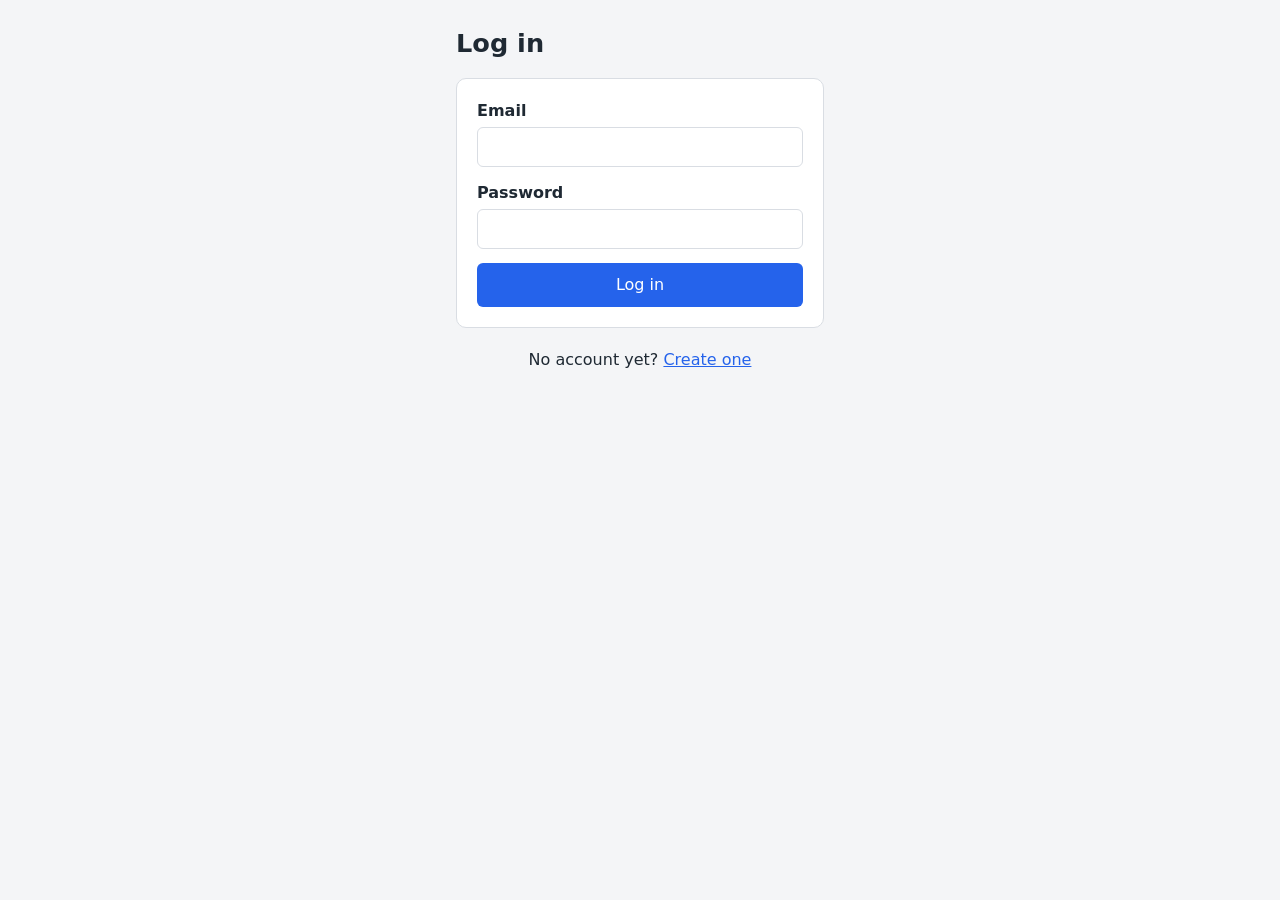
<file: frontend/index.html>
<!DOCTYPE html>
<html lang="en">
<head>
  <meta charset="UTF-8">
  <meta name="viewport" content="width=device-width, initial-scale=1">
  <title>My reminders</title>
  <link rel="stylesheet" href="style.css">
  <script src="app.js"></script>
  <!-- Runs before the page is drawn, so logged-out users never see it -->
  <script>requireLogin();</script>
</head>
<body>
  <main class="container">
    <div class="header">
      <h1>My reminders</h1>
      <button type="button" id="logout-button" class="button-secondary">Log out</button>
    </div>

    <!-- Add a reminder -->
    <section class="card">
      <h2>Add a reminder</h2>
      <div id="form-message" class="message" hidden></div>

      <form id="reminder-form">
        <label for="name">Name</label>
        <input type="text" id="name" name="name" maxlength="200" required
               placeholder="e.g. Car insurance">

        <div class="form-row">
          <div>
            <label for="expiry_date">Expiry date</label>
            <input type="date" id="expiry_date" name="expiry_date" required>
          </div>
          <div>
            <label for="cost">Cost <span class="optional">(optional)</span></label>
            <input type="number" id="cost" name="cost" min="0" step="0.01" inputmode="decimal"
                   placeholder="0.00">
          </div>
        </div>

        <button type="submit" id="add-button" class="button-full">Add reminder</button>
      </form>
    </section>

    <!-- The list -->
    <section class="card">
      <h2>Your reminders</h2>
      <div id="list-message" class="message" hidden></div>
      <p id="loading" class="loading">Loading reminders…</p>
      <p id="empty-state" class="empty-state" hidden>
        No reminders yet. Add your first one above!
      </p>
      <ul id="reminder-list" class="reminder-list"></ul>
    </section>
  </main>

  <script>initRemindersPage();</script>
</body>
</html>
</file>
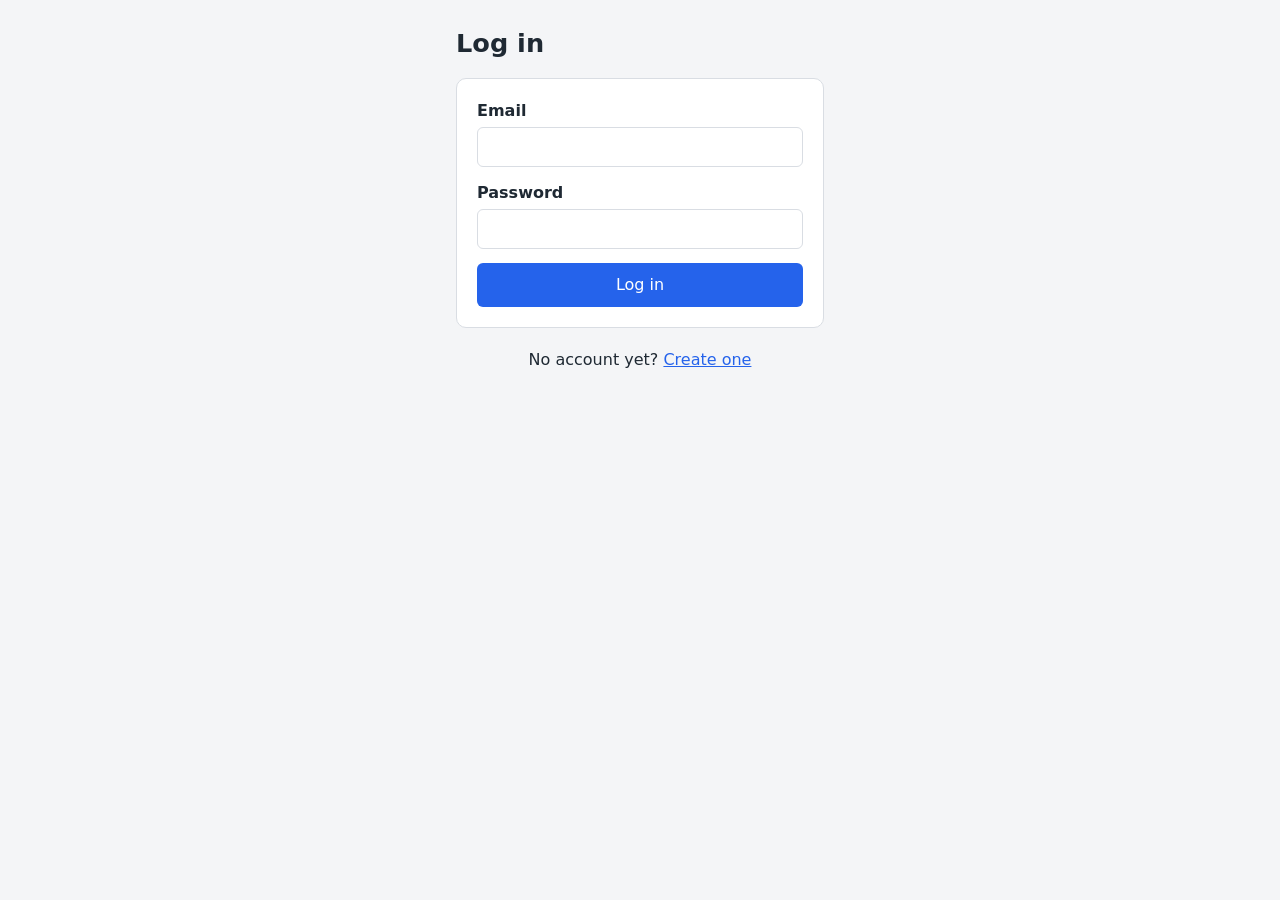
<file: frontend/login.html>
<!DOCTYPE html>
<html lang="en">
<head>
  <meta charset="UTF-8">
  <meta name="viewport" content="width=device-width, initial-scale=1">
  <title>Log in · Reminders</title>
  <link rel="stylesheet" href="style.css">
  <script src="app.js"></script>
</head>
<body>
  <main class="container container-narrow">
    <h1>Log in</h1>

    <div class="card">
      <div id="message" class="message" hidden></div>

      <form id="login-form">
        <label for="email">Email</label>
        <input type="email" id="email" name="email" autocomplete="email" required>

        <label for="password">Password</label>
        <input type="password" id="password" name="password" autocomplete="current-password" required>

        <button type="submit" id="login-button" class="button-full">Log in</button>
      </form>
    </div>

    <p class="switch-page">No account yet? <a href="register.html">Create one</a></p>
  </main>

  <script>initLoginPage();</script>
</body>
</html>
</file>
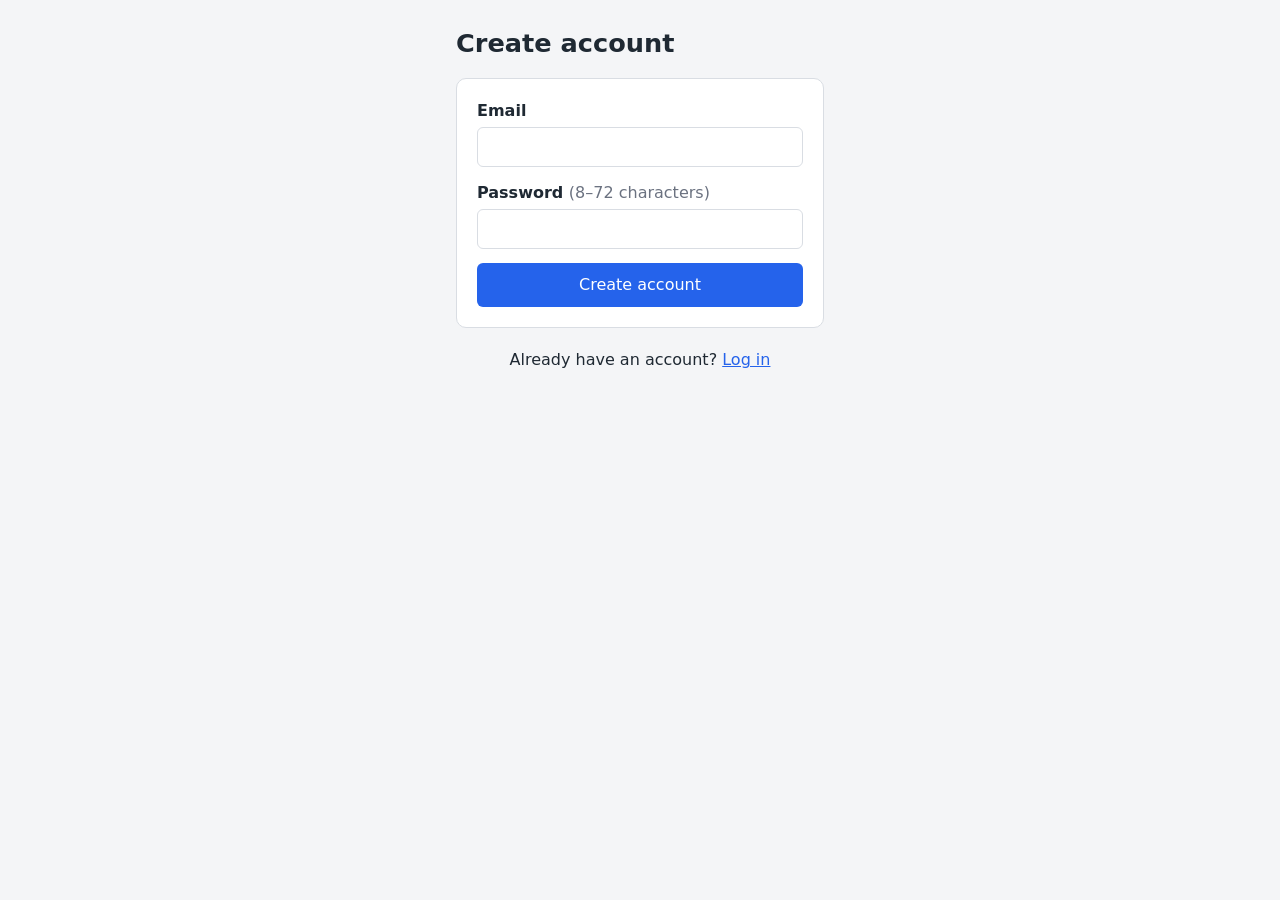
<file: frontend/register.html>
<!DOCTYPE html>
<html lang="en">
<head>
  <meta charset="UTF-8">
  <meta name="viewport" content="width=device-width, initial-scale=1">
  <title>Create account · Reminders</title>
  <link rel="stylesheet" href="style.css">
  <script src="app.js"></script>
</head>
<body>
  <main class="container container-narrow">
    <h1>Create account</h1>

    <div class="card">
      <div id="message" class="message" hidden></div>

      <form id="register-form">
        <label for="email">Email</label>
        <input type="email" id="email" name="email" autocomplete="email" required>

        <!-- The backend requires 8 to 72 characters -->
        <label for="password">Password <span class="optional">(8–72 characters)</span></label>
        <input type="password" id="password" name="password" autocomplete="new-password"
               minlength="8" maxlength="72" required>

        <button type="submit" id="register-button" class="button-full">Create account</button>
      </form>
    </div>

    <p class="switch-page">Already have an account? <a href="login.html">Log in</a></p>
  </main>

  <script>initRegisterPage();</script>
</body>
</html>
</file>
<file: frontend/style.css>
/* ---------- Colours: change these to restyle the whole app ---------- */
:root {
  --background: #f4f5f7;
  --card: #ffffff;
  --text: #1f2933;
  --muted: #6b7280;
  --border: #d9dde3;
  --primary: #2563eb;
  --primary-hover: #1d4ed8;
  --danger: #dc2626;
  --danger-background: #fef2f2;
  --success: #15803d;
  --success-background: #f0fdf4;
}

/* ---------- Basics ---------- */
* {
  box-sizing: border-box;
}

body {
  margin: 0;
  font-family: system-ui, -apple-system, "Segoe UI", Roboto, sans-serif;
  font-size: 16px;
  line-height: 1.5;
  color: var(--text);
  background: var(--background);
}

.container {
  max-width: 640px;
  margin: 0 auto;
  padding: 24px 16px;
}

.container-narrow {
  max-width: 400px;
}

h1 {
  font-size: 1.6rem;
  margin: 0 0 16px;
}

h2 {
  font-size: 1.2rem;
  margin: 0 0 12px;
}

.card {
  background: var(--card);
  border: 1px solid var(--border);
  border-radius: 10px;
  padding: 20px;
  margin-bottom: 20px;
}

/* ---------- Header with logout button ---------- */
.header {
  display: flex;
  align-items: center;
  justify-content: space-between;
  gap: 12px;
  margin-bottom: 16px;
}

.header h1 {
  margin: 0;
}

/* ---------- Forms ---------- */
label {
  display: block;
  font-weight: 600;
  margin-bottom: 4px;
}

.optional {
  font-weight: normal;
  color: var(--muted);
}

input {
  width: 100%;
  padding: 10px 12px;
  font-size: 16px; /* 16px stops iPhones zooming in when you tap the box */
  border: 1px solid var(--border);
  border-radius: 6px;
  margin-bottom: 14px;
  background: #fff;
  color: var(--text);
}

input:focus {
  outline: 2px solid var(--primary);
  outline-offset: 1px;
}

/* ---------- Buttons ---------- */
button {
  font: inherit;
  padding: 10px 16px;
  border: none;
  border-radius: 6px;
  cursor: pointer;
  background: var(--primary);
  color: #fff;
}

button:hover {
  background: var(--primary-hover);
}

button:disabled {
  opacity: 0.6;
  cursor: wait;
}

.button-full {
  width: 100%;
}

.button-secondary {
  background: transparent;
  color: var(--text);
  border: 1px solid var(--border);
}

.button-secondary:hover {
  background: var(--background);
}

.button-danger {
  background: transparent;
  color: var(--danger);
  border: 1px solid var(--danger);
  flex-shrink: 0;
}

.button-danger:hover {
  background: var(--danger-background);
}

/* ---------- Messages ---------- */
.message {
  padding: 10px 12px;
  border-radius: 6px;
  margin-bottom: 14px;
  white-space: pre-line; /* lets multi-line API errors show on separate lines */
}

.message.error {
  color: var(--danger);
  background: var(--danger-background);
  border: 1px solid var(--danger);
}

.message.success {
  color: var(--success);
  background: var(--success-background);
  border: 1px solid var(--success);
}

.muted {
  color: var(--muted);
}

.switch-page {
  text-align: center;
  margin-top: 16px;
}

a {
  color: var(--primary);
}

/* ---------- Reminder list ---------- */
.reminder-list {
  list-style: none;
  margin: 0;
  padding: 0;
}

.reminder {
  display: flex;
  align-items: center;
  justify-content: space-between;
  gap: 12px;
  padding: 14px 0;
  border-bottom: 1px solid var(--border);
}

.reminder:last-child {
  border-bottom: none;
}

.reminder-info {
  min-width: 0; /* lets long names wrap instead of pushing the button off-screen */
}

.reminder-name {
  font-weight: 600;
  overflow-wrap: anywhere;
}

.reminder-details {
  font-size: 0.95rem;
}

.reminder-created {
  font-size: 0.85rem;
  color: var(--muted);
}

.tag-expired {
  display: inline-block;
  margin-left: 8px;
  padding: 0 6px;
  font-size: 0.8rem;
  border-radius: 4px;
  color: var(--danger);
  background: var(--danger-background);
}

.empty-state,
.loading {
  text-align: center;
  color: var(--muted);
  padding: 20px 0;
  margin: 0;
}

/* ---------- Two inputs side by side on wider screens ---------- */
.form-row {
  display: flex;
  gap: 12px;
}

.form-row > div {
  flex: 1;
}

/* ---------- Phone-width screens ---------- */
@media (max-width: 480px) {
  .form-row {
    flex-direction: column;
    gap: 0;
  }

  .card {
    padding: 16px;
  }
}
</file>
